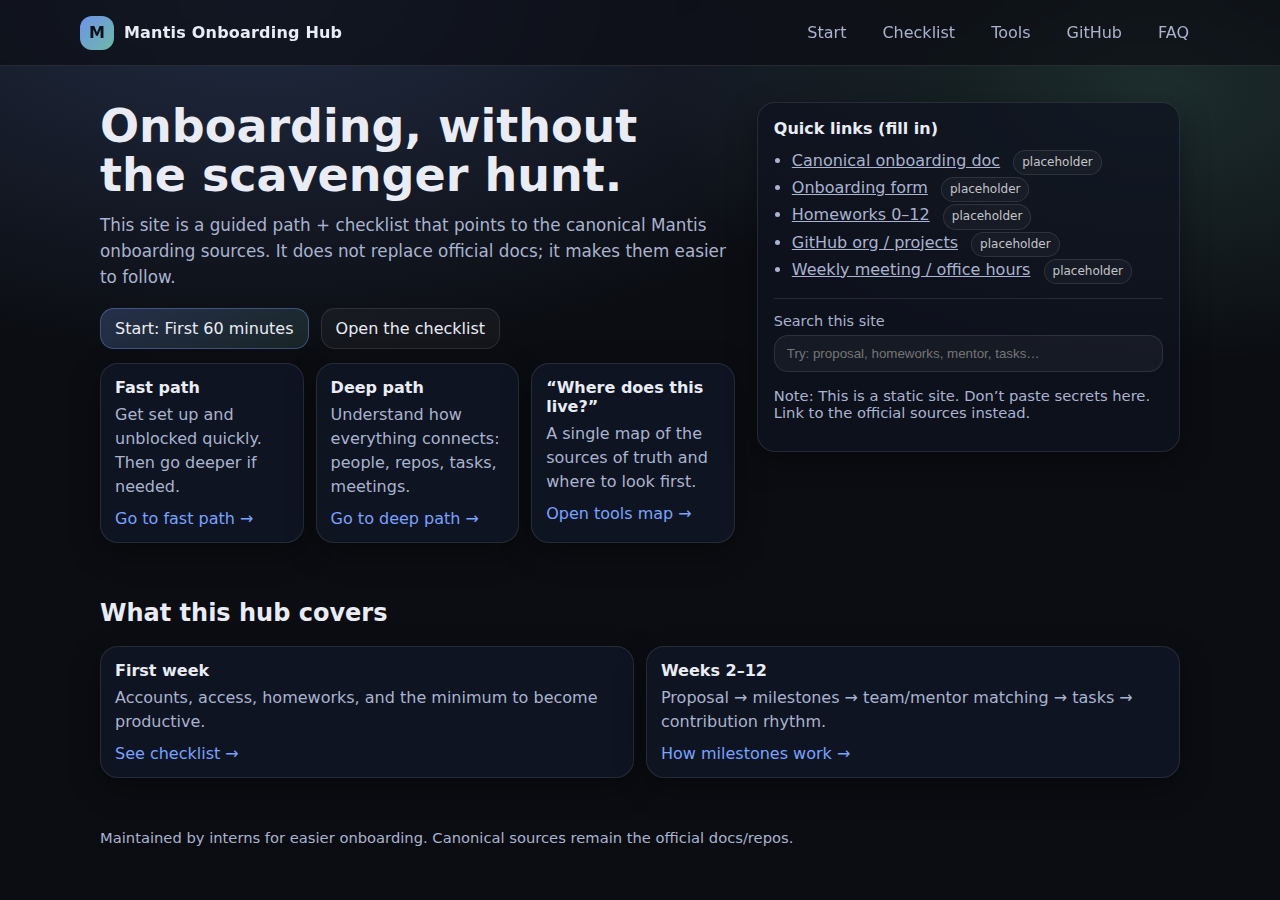
<file: index.html>
<!doctype html>
<html lang="en">
<head>
  <meta charset="utf-8" />
  <meta name="viewport" content="width=device-width,initial-scale=1" />
  <title>Mantis Onboarding Hub</title>
  <meta name="description" content="A lightweight onboarding hub that links to canonical Mantis docs and guides new contributors step-by-step." />
  <link rel="stylesheet" href="assets/css/styles.css" />
</head>
<body>
  <a class="skip-link" href="#main">Skip to content</a>

  <header class="topbar">
    <div class="container topbar__inner">
      <div class="brand">
        <span class="brand__mark">M</span>
        <span class="brand__name">Mantis Onboarding Hub</span>
      </div>
      <nav class="nav">
        <a class="nav__link" href="start.html">Start</a>
        <a class="nav__link" href="checklist.html">Checklist</a>
        <a class="nav__link" href="tools.html">Tools</a>
        <a class="nav__link" href="github.html">GitHub</a>
        <a class="nav__link" href="faq.html">FAQ</a>
      </nav>
    </div>
  </header>

  <main id="main" class="container">
    <section class="hero">
      <div class="hero__text">
        <h1>Onboarding, without the scavenger hunt.</h1>
        <p class="lead">
          This site is a guided path + checklist that points to the canonical Mantis onboarding sources.
          It does not replace official docs; it makes them easier to follow.
        </p>

        <div class="cta-row">
          <a class="btn btn--primary" href="start.html">Start: First 60 minutes</a>
          <a class="btn btn--secondary" href="checklist.html">Open the checklist</a>
        </div>

        <div class="callouts">
          <div class="card">
            <h3>Fast path</h3>
            <p>Get set up and unblocked quickly. Then go deeper if needed.</p>
            <a class="text-link" href="start.html#fast-path">Go to fast path →</a>
          </div>
          <div class="card">
            <h3>Deep path</h3>
            <p>Understand how everything connects: people, repos, tasks, meetings.</p>
            <a class="text-link" href="start.html#deep-path">Go to deep path →</a>
          </div>
          <div class="card">
            <h3>“Where does this live?”</h3>
            <p>A single map of the sources of truth and where to look first.</p>
            <a class="text-link" href="tools.html">Open tools map →</a>
          </div>
        </div>
      </div>

      <div class="hero__panel">
        <div class="panel">
          <h2 class="panel__title">Quick links (fill in)</h2>
          <ul class="list">
            <li><a href="#" target="_blank" rel="noopener">Canonical onboarding doc</a> <span class="tag">placeholder</span></li>
            <li><a href="#" target="_blank" rel="noopener">Onboarding form</a> <span class="tag">placeholder</span></li>
            <li><a href="#" target="_blank" rel="noopener">Homeworks 0–12</a> <span class="tag">placeholder</span></li>
            <li><a href="#" target="_blank" rel="noopener">GitHub org / projects</a> <span class="tag">placeholder</span></li>
            <li><a href="#" target="_blank" rel="noopener">Weekly meeting / office hours</a> <span class="tag">placeholder</span></li>
          </ul>

          <div class="divider"></div>

          <label class="search">
            <span class="search__label">Search this site</span>
            <input id="siteSearch" class="search__input" type="search" placeholder="Try: proposal, homeworks, mentor, tasks…" />
          </label>
          <div id="searchResults" class="search-results" aria-live="polite"></div>

          <p class="muted small">
            Note: This is a static site. Don’t paste secrets here. Link to the official sources instead.
          </p>
        </div>
      </div>
    </section>

    <section class="section">
      <h2>What this hub covers</h2>
      <div class="grid-2">
        <div class="card">
          <h3>First week</h3>
          <p>Accounts, access, homeworks, and the minimum to become productive.</p>
          <a class="text-link" href="checklist.html">See checklist →</a>
        </div>
        <div class="card">
          <h3>Weeks 2–12</h3>
          <p>Proposal → milestones → team/mentor matching → tasks → contribution rhythm.</p>
          <a class="text-link" href="faq.html#milestones">How milestones work →</a>
        </div>
      </div>
    </section>

    <footer class="footer">
      <p class="small muted">
        Maintained by interns for easier onboarding. Canonical sources remain the official docs/repos.
      </p>
    </footer>
  </main>

  <script src="assets/js/main.js"></script>
</body>
</html>
</file>
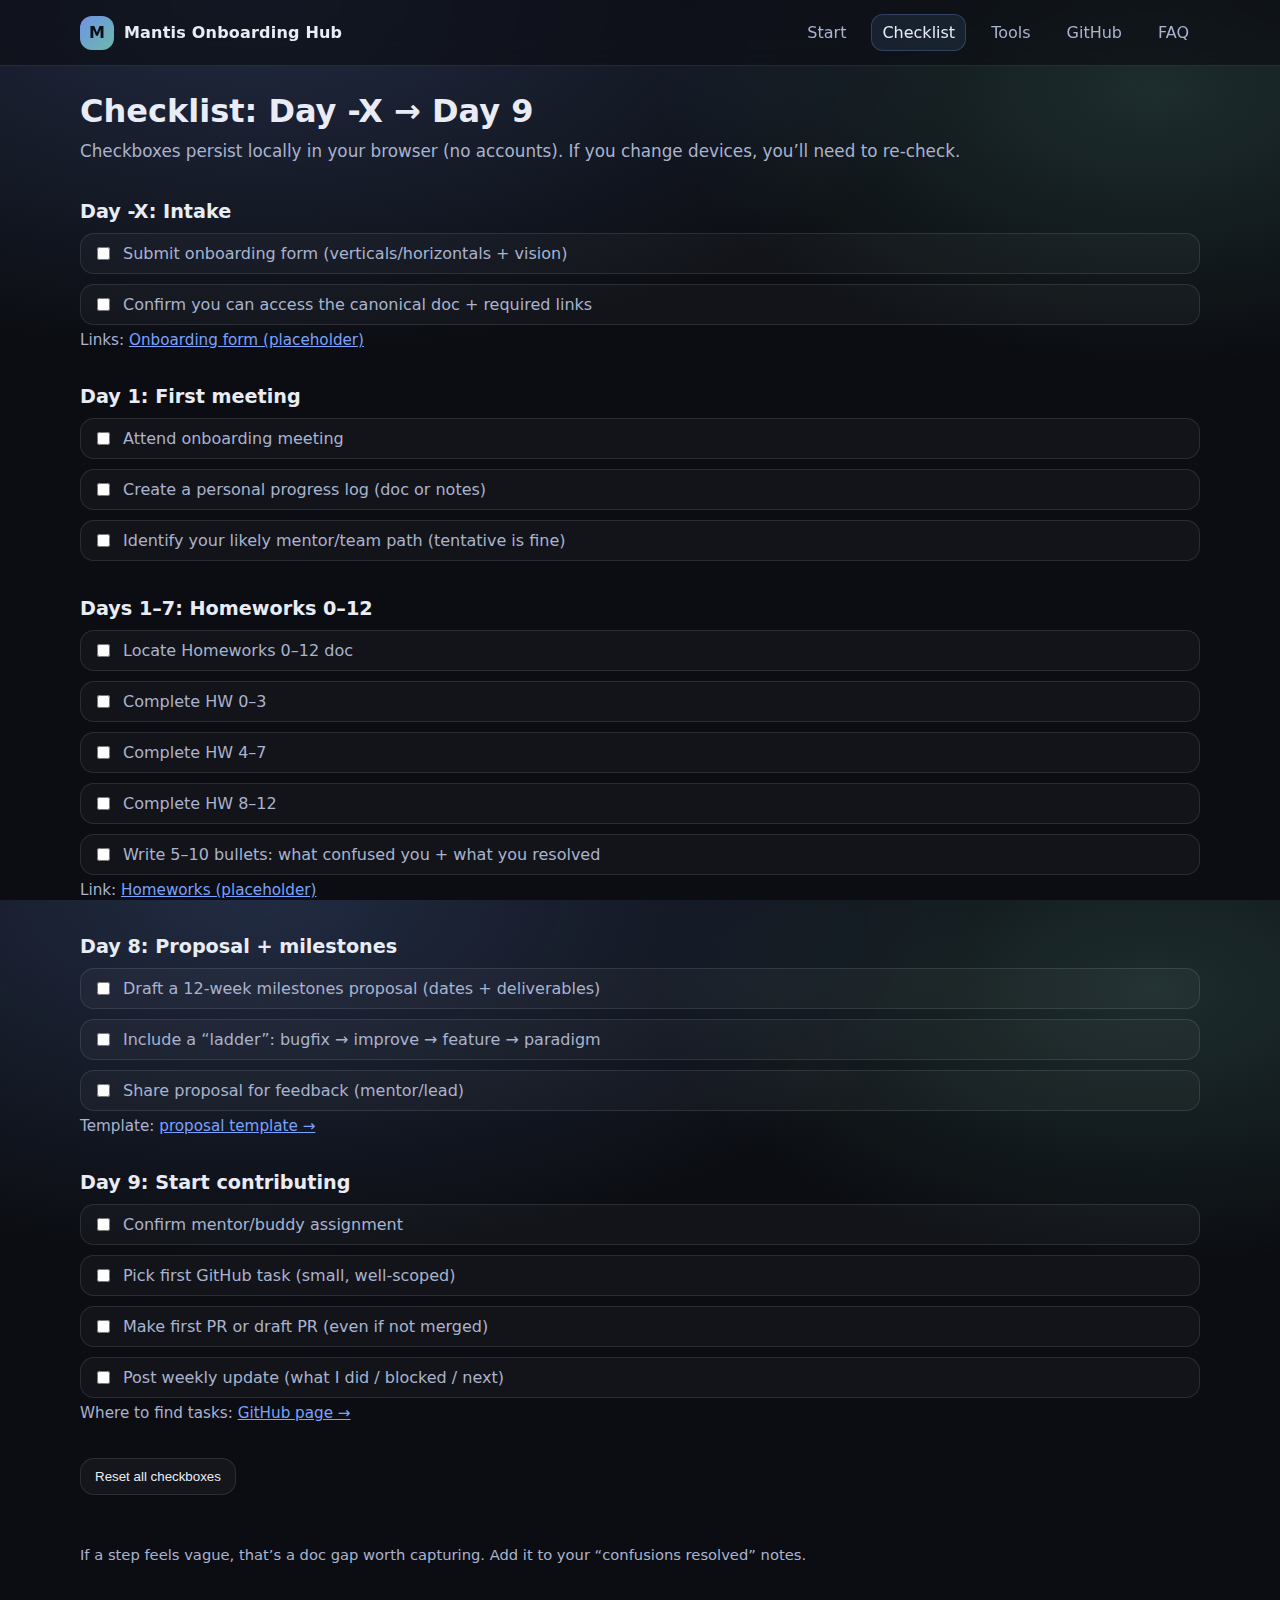
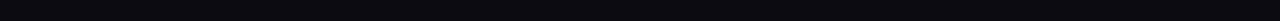
<file: checklist.html>
<!doctype html>
<html lang="en">
<head>
  <meta charset="utf-8" />
  <meta name="viewport" content="width=device-width,initial-scale=1" />
  <title>Checklist — Mantis Onboarding Hub</title>
  <link rel="stylesheet" href="assets/css/styles.css" />
</head>
<body>
  <header class="topbar">
    <div class="container topbar__inner">
      <div class="brand">
        <a class="brand__link" href="index.html">
          <span class="brand__mark">M</span><span class="brand__name">Mantis Onboarding Hub</span>
        </a>
      </div>
      <nav class="nav">
        <a class="nav__link" href="start.html">Start</a>
        <a class="nav__link nav__link--active" href="checklist.html">Checklist</a>
        <a class="nav__link" href="tools.html">Tools</a>
        <a class="nav__link" href="github.html">GitHub</a>
        <a class="nav__link" href="faq.html">FAQ</a>
      </nav>
    </div>
  </header>

  <main class="container page">
    <h1>Checklist: Day -X → Day 9</h1>
    <p class="lead">
      Checkboxes persist locally in your browser (no accounts). If you change devices, you’ll need to re-check.
    </p>

    <section class="section">
      <h2>Day -X: Intake</h2>
      <div class="checklist" data-checklist="day-x">
        <label class="check"><input type="checkbox"> Submit onboarding form (verticals/horizontals + vision)</label>
        <label class="check"><input type="checkbox"> Confirm you can access the canonical doc + required links</label>
      </div>
      <div class="hint">Links: <a href="#" target="_blank" rel="noopener">Onboarding form (placeholder)</a></div>
    </section>

    <section class="section">
      <h2>Day 1: First meeting</h2>
      <div class="checklist" data-checklist="day-1">
        <label class="check"><input type="checkbox"> Attend onboarding meeting</label>
        <label class="check"><input type="checkbox"> Create a personal progress log (doc or notes)</label>
        <label class="check"><input type="checkbox"> Identify your likely mentor/team path (tentative is fine)</label>
      </div>
    </section>

    <section class="section">
      <h2>Days 1–7: Homeworks 0–12</h2>
      <div class="checklist" data-checklist="homeworks">
        <label class="check"><input type="checkbox"> Locate Homeworks 0–12 doc</label>
        <label class="check"><input type="checkbox"> Complete HW 0–3</label>
        <label class="check"><input type="checkbox"> Complete HW 4–7</label>
        <label class="check"><input type="checkbox"> Complete HW 8–12</label>
        <label class="check"><input type="checkbox"> Write 5–10 bullets: what confused you + what you resolved</label>
      </div>
      <div class="hint">Link: <a href="#" target="_blank" rel="noopener">Homeworks (placeholder)</a></div>
    </section>

    <section class="section">
      <h2>Day 8: Proposal + milestones</h2>
      <div class="checklist" data-checklist="day-8">
        <label class="check"><input type="checkbox"> Draft a 12-week milestones proposal (dates + deliverables)</label>
        <label class="check"><input type="checkbox"> Include a “ladder”: bugfix → improve → feature → paradigm</label>
        <label class="check"><input type="checkbox"> Share proposal for feedback (mentor/lead)</label>
      </div>
      <div class="hint">Template: <a href="faq.html#proposal-template">proposal template →</a></div>
    </section>

    <section class="section">
      <h2>Day 9: Start contributing</h2>
      <div class="checklist" data-checklist="day-9">
        <label class="check"><input type="checkbox"> Confirm mentor/buddy assignment</label>
        <label class="check"><input type="checkbox"> Pick first GitHub task (small, well-scoped)</label>
        <label class="check"><input type="checkbox"> Make first PR or draft PR (even if not merged)</label>
        <label class="check"><input type="checkbox"> Post weekly update (what I did / blocked / next)</label>
      </div>
      <div class="hint">Where to find tasks: <a href="github.html">GitHub page →</a></div>
    </section>

    <section class="section">
      <button class="btn btn--secondary" id="resetChecklist">Reset all checkboxes</button>
    </section>

    <footer class="footer">
      <p class="small muted">If a step feels vague, that’s a doc gap worth capturing. Add it to your “confusions resolved” notes.</p>
    </footer>
  </main>

  <script src="assets/js/main.js"></script>
</body>
</html>
</file>
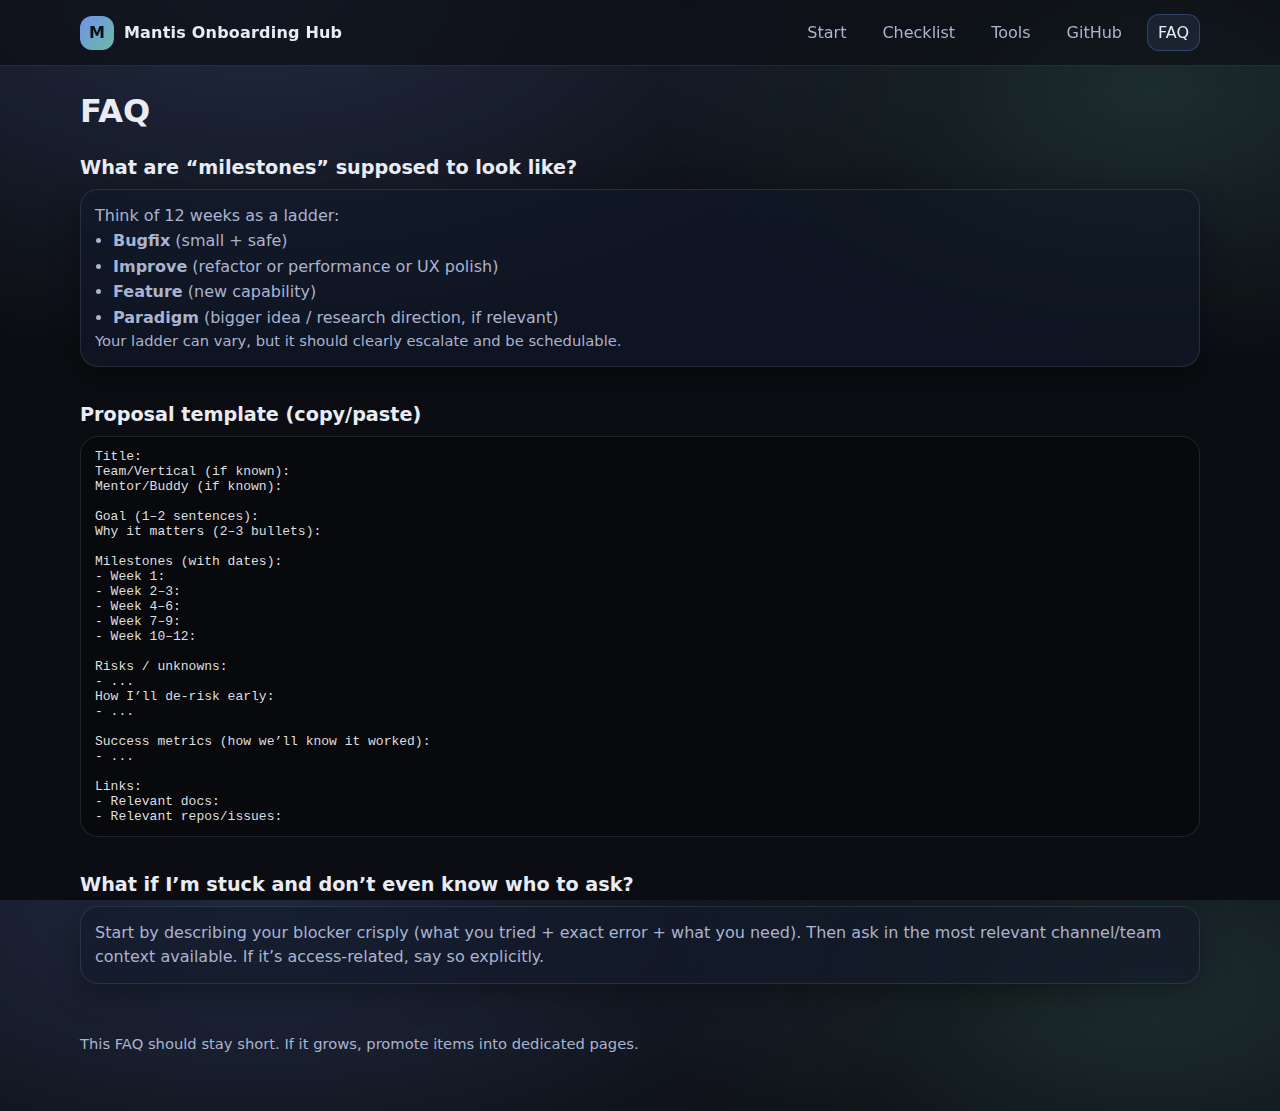
<file: faq.html>
<!doctype html>
<html lang="en">
<head>
  <meta charset="utf-8" />
  <meta name="viewport" content="width=device-width,initial-scale=1" />
  <title>FAQ — Mantis Onboarding Hub</title>
  <link rel="stylesheet" href="assets/css/styles.css" />
</head>
<body>
  <header class="topbar">
    <div class="container topbar__inner">
      <div class="brand">
        <a class="brand__link" href="index.html">
          <span class="brand__mark">M</span><span class="brand__name">Mantis Onboarding Hub</span>
        </a>
      </div>
      <nav class="nav">
        <a class="nav__link" href="start.html">Start</a>
        <a class="nav__link" href="checklist.html">Checklist</a>
        <a class="nav__link" href="tools.html">Tools</a>
        <a class="nav__link" href="github.html">GitHub</a>
        <a class="nav__link nav__link--active" href="faq.html">FAQ</a>
      </nav>
    </div>
  </header>

  <main class="container page">
    <h1>FAQ</h1>

    <section class="section" id="milestones">
      <h2>What are “milestones” supposed to look like?</h2>
      <div class="card">
        <p>Think of 12 weeks as a ladder:</p>
        <ul class="list">
          <li><strong>Bugfix</strong> (small + safe)</li>
          <li><strong>Improve</strong> (refactor or performance or UX polish)</li>
          <li><strong>Feature</strong> (new capability)</li>
          <li><strong>Paradigm</strong> (bigger idea / research direction, if relevant)</li>
        </ul>
        <p class="small muted">Your ladder can vary, but it should clearly escalate and be schedulable.</p>
      </div>
    </section>

    <section class="section" id="proposal-template">
      <h2>Proposal template (copy/paste)</h2>
      <pre class="codeblock"><code>Title:
Team/Vertical (if known):
Mentor/Buddy (if known):

Goal (1–2 sentences):
Why it matters (2–3 bullets):

Milestones (with dates):
- Week 1:
- Week 2–3:
- Week 4–6:
- Week 7–9:
- Week 10–12:

Risks / unknowns:
- ...
How I’ll de-risk early:
- ...

Success metrics (how we’ll know it worked):
- ...

Links:
- Relevant docs:
- Relevant repos/issues:</code></pre>
    </section>

    <section class="section">
      <h2>What if I’m stuck and don’t even know who to ask?</h2>
      <div class="card">
        <p>Start by describing your blocker crisply (what you tried + exact error + what you need). Then ask in the most relevant channel/team context available. If it’s access-related, say so explicitly.</p>
      </div>
    </section>

    <footer class="footer">
      <p class="small muted">This FAQ should stay short. If it grows, promote items into dedicated pages.</p>
    </footer>
  </main>
</body>
</html>
</file>
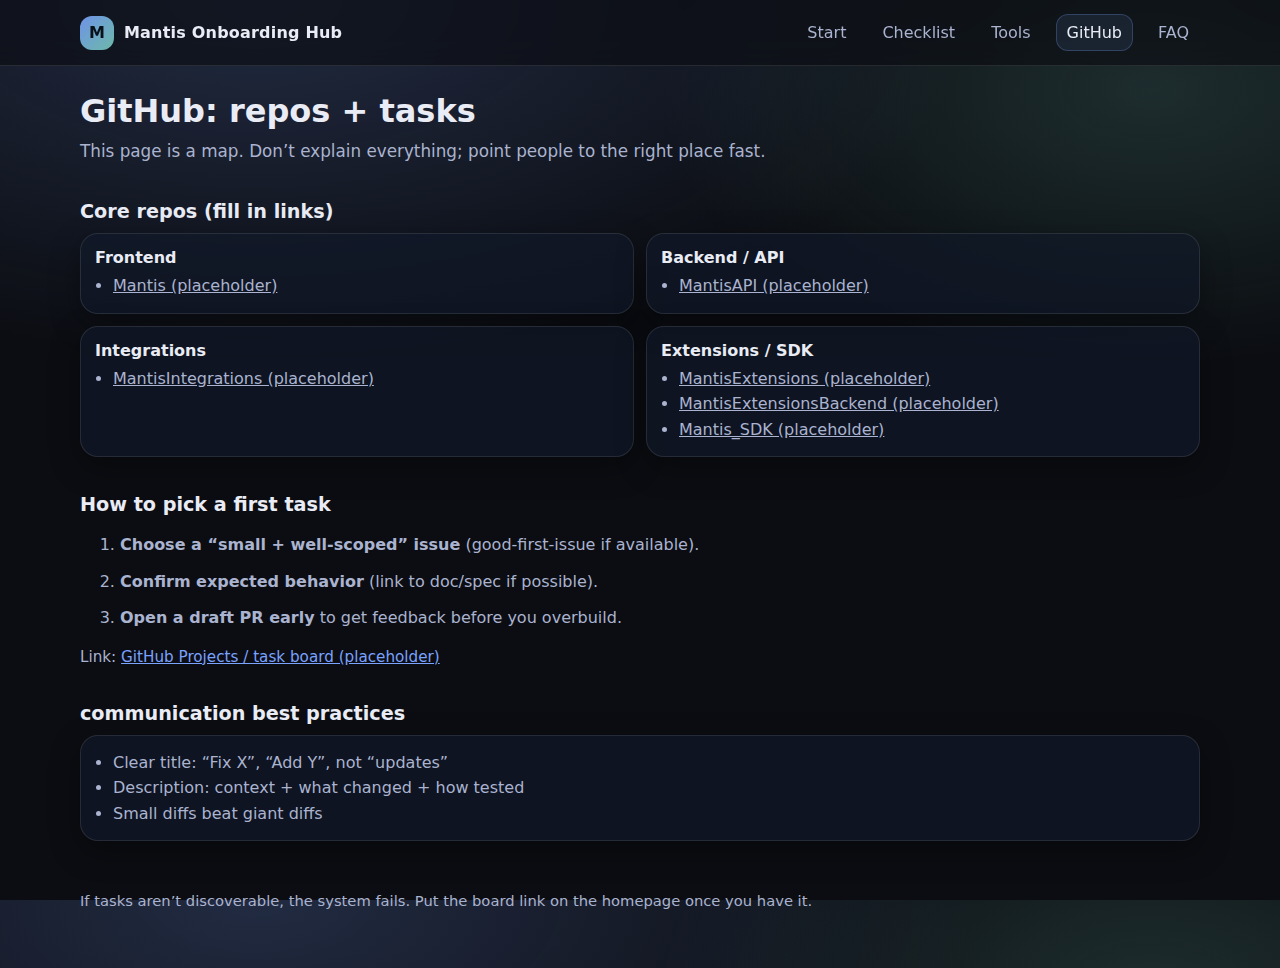
<file: github.html>
<!doctype html>
<html lang="en">
<head>
  <meta charset="utf-8" />
  <meta name="viewport" content="width=device-width,initial-scale=1" />
  <title>GitHub — Mantis Onboarding Hub</title>
  <link rel="stylesheet" href="assets/css/styles.css" />
</head>
<body>
  <header class="topbar">
    <div class="container topbar__inner">
      <div class="brand">
        <a class="brand__link" href="index.html">
          <span class="brand__mark">M</span><span class="brand__name">Mantis Onboarding Hub</span>
        </a>
      </div>
      <nav class="nav">
        <a class="nav__link" href="start.html">Start</a>
        <a class="nav__link" href="checklist.html">Checklist</a>
        <a class="nav__link" href="tools.html">Tools</a>
        <a class="nav__link nav__link--active" href="github.html">GitHub</a>
        <a class="nav__link" href="faq.html">FAQ</a>
      </nav>
    </div>
  </header>

  <main class="container page">
    <h1>GitHub: repos + tasks</h1>
    <p class="lead">This page is a map. Don’t explain everything; point people to the right place fast.</p>

    <section class="section">
      <h2>Core repos (fill in links)</h2>
      <div class="grid-2">
        <div class="card">
          <h3>Frontend</h3>
          <ul class="list">
            <li><a href="#" target="_blank" rel="noopener">Mantis (placeholder)</a></li>
          </ul>
        </div>
        <div class="card">
          <h3>Backend / API</h3>
          <ul class="list">
            <li><a href="#" target="_blank" rel="noopener">MantisAPI (placeholder)</a></li>
          </ul>
        </div>
        <div class="card">
          <h3>Integrations</h3>
          <ul class="list">
            <li><a href="#" target="_blank" rel="noopener">MantisIntegrations (placeholder)</a></li>
          </ul>
        </div>
        <div class="card">
          <h3>Extensions / SDK</h3>
          <ul class="list">
            <li><a href="#" target="_blank" rel="noopener">MantisExtensions (placeholder)</a></li>
            <li><a href="#" target="_blank" rel="noopener">MantisExtensionsBackend (placeholder)</a></li>
            <li><a href="#" target="_blank" rel="noopener">Mantis_SDK (placeholder)</a></li>
          </ul>
        </div>
      </div>
    </section>

    <section class="section">
      <h2>How to pick a first task</h2>
      <ol class="steps">
        <li><strong>Choose a “small + well-scoped” issue</strong> (good-first-issue if available).</li>
        <li><strong>Confirm expected behavior</strong> (link to doc/spec if possible).</li>
        <li><strong>Open a draft PR early</strong> to get feedback before you overbuild.</li>
      </ol>
      <div class="hint">Link: <a href="#" target="_blank" rel="noopener">GitHub Projects / task board (placeholder)</a></div>
    </section>

    <section class="section">
      <h2>communication best practices</h2>
      <div class="card">
        <ul class="list">
          <li>Clear title: “Fix X”, “Add Y”, not “updates”</li>
          <li>Description: context + what changed + how tested</li>
          <li>Small diffs beat giant diffs</li>
        </ul>
      </div>
    </section>

    <footer class="footer">
      <p class="small muted">If tasks aren’t discoverable, the system fails. Put the board link on the homepage once you have it.</p>
    </footer>
  </main>
</body>
</html>
</file>
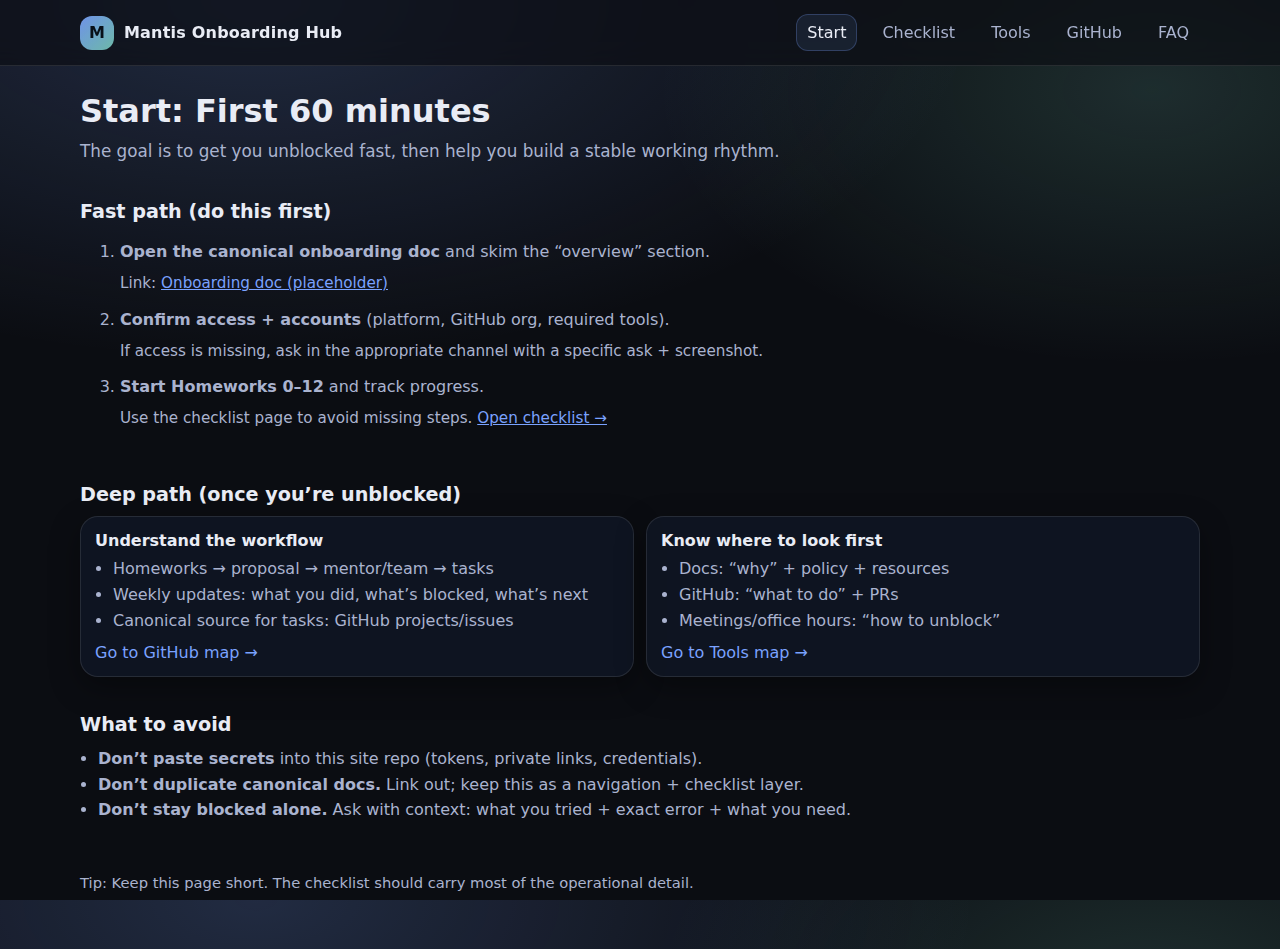
<file: start.html>
<!doctype html>
<html lang="en">
<head>
  <meta charset="utf-8" />
  <meta name="viewport" content="width=device-width,initial-scale=1" />
  <title>Start — Mantis Onboarding Hub</title>
  <link rel="stylesheet" href="assets/css/styles.css" />
</head>
<body>
  <header class="topbar">
    <div class="container topbar__inner">
      <div class="brand">
        <a class="brand__link" href="index.html">
          <span class="brand__mark">M</span><span class="brand__name">Mantis Onboarding Hub</span>
        </a>
      </div>
      <nav class="nav">
        <a class="nav__link nav__link--active" href="start.html">Start</a>
        <a class="nav__link" href="checklist.html">Checklist</a>
        <a class="nav__link" href="tools.html">Tools</a>
        <a class="nav__link" href="github.html">GitHub</a>
        <a class="nav__link" href="faq.html">FAQ</a>
      </nav>
    </div>
  </header>

  <main class="container page">
    <h1>Start: First 60 minutes</h1>
    <p class="lead">
      The goal is to get you unblocked fast, then help you build a stable working rhythm.
    </p>

    <section class="section" id="fast-path">
      <h2>Fast path (do this first)</h2>
      <ol class="steps">
        <li>
          <strong>Open the canonical onboarding doc</strong> and skim the “overview” section.
          <div class="hint">Link: <a href="#" target="_blank" rel="noopener">Onboarding doc (placeholder)</a></div>
        </li>
        <li>
          <strong>Confirm access + accounts</strong> (platform, GitHub org, required tools).
          <div class="hint">If access is missing, ask in the appropriate channel with a specific ask + screenshot.</div>
        </li>
        <li>
          <strong>Start Homeworks 0–12</strong> and track progress.
          <div class="hint">Use the checklist page to avoid missing steps. <a href="checklist.html">Open checklist →</a></div>
        </li>
      </ol>
    </section>

    <section class="section" id="deep-path">
      <h2>Deep path (once you’re unblocked)</h2>
      <div class="grid-2">
        <div class="card">
          <h3>Understand the workflow</h3>
          <ul class="list">
            <li>Homeworks → proposal → mentor/team → tasks</li>
            <li>Weekly updates: what you did, what’s blocked, what’s next</li>
            <li>Canonical source for tasks: GitHub projects/issues</li>
          </ul>
          <a class="text-link" href="github.html">Go to GitHub map →</a>
        </div>
        <div class="card">
          <h3>Know where to look first</h3>
          <ul class="list">
            <li>Docs: “why” + policy + resources</li>
            <li>GitHub: “what to do” + PRs</li>
            <li>Meetings/office hours: “how to unblock”</li>
          </ul>
          <a class="text-link" href="tools.html">Go to Tools map →</a>
        </div>
      </div>
    </section>

    <section class="section">
      <h2>What to avoid</h2>
      <ul class="list">
        <li><strong>Don’t paste secrets</strong> into this site repo (tokens, private links, credentials).</li>
        <li><strong>Don’t duplicate canonical docs.</strong> Link out; keep this as a navigation + checklist layer.</li>
        <li><strong>Don’t stay blocked alone.</strong> Ask with context: what you tried + exact error + what you need.</li>
      </ul>
    </section>

    <footer class="footer">
      <p class="small muted">
        Tip: Keep this page short. The checklist should carry most of the operational detail.
      </p>
    </footer>
  </main>
</body>
</html>
</file>
<file: assets/css/styles.css>
:root{
  --bg:#0b0d12;
  --panel:#0f1320;
  --card:#11182a;
  --text:#e9ecf5;
  --muted:#aab3cf;
  --border:rgba(255,255,255,.10);
  --accent:#7aa2ff;
  --accent2:#8cf0d6;
  --shadow: 0 10px 30px rgba(0,0,0,.35);
  --radius: 18px;
  --max: 1120px;
  --font: ui-sans-serif, system-ui, -apple-system, Segoe UI, Roboto, Helvetica, Arial, "Apple Color Emoji","Segoe UI Emoji";
}

*{box-sizing:border-box}
html,body{height:100%}
body{
  margin:0;
  font-family:var(--font);
  color:var(--text);
  background: radial-gradient(1200px 600px at 20% 0%, rgba(122,162,255,.20), transparent 60%),
              radial-gradient(900px 500px at 90% 10%, rgba(140,240,214,.14), transparent 55%),
              var(--bg);
}

a{color:inherit}
.container{max-width:var(--max); margin:0 auto; padding:0 20px}
.skip-link{position:absolute; left:-999px; top:auto; width:1px; height:1px; overflow:hidden}
.skip-link:focus{left:20px; top:20px; width:auto; height:auto; padding:10px 12px; background:var(--card); border:1px solid var(--border); border-radius:12px}

.topbar{
  position:sticky; top:0; z-index:10;
  background: rgba(11,13,18,.65);
  backdrop-filter: blur(10px);
  border-bottom: 1px solid var(--border);
}
.topbar__inner{display:flex; align-items:center; justify-content:space-between; padding:14px 0}

.brand{display:flex; align-items:center; gap:10px}
.brand__link{display:flex; align-items:center; gap:10px; text-decoration:none}
.brand__mark{
  width:34px; height:34px; border-radius:12px;
  display:grid; place-items:center;
  background: linear-gradient(135deg, rgba(122,162,255,.9), rgba(140,240,214,.75));
  color:#081018; font-weight:800;
}
.brand__name{font-weight:700; letter-spacing:.2px}

.nav{display:flex; gap:14px; flex-wrap:wrap; justify-content:flex-end}
.nav__link{
  text-decoration:none;
  padding:8px 10px;
  border-radius:12px;
  color:var(--muted);
  border: 1px solid transparent;
}
.nav__link:hover{color:var(--text); border-color:var(--border); background:rgba(255,255,255,.03)}
.nav__link--active{color:var(--text); background:rgba(122,162,255,.10); border-color:rgba(122,162,255,.25)}

.hero{display:grid; grid-template-columns: 1.2fr .8fr; gap:22px; padding:36px 0 18px}
.hero__text h1{font-size: clamp(30px, 4vw, 46px); line-height:1.06; margin:0 0 12px}
.lead{color:var(--muted); font-size: 1.05rem; line-height:1.55; margin:0 0 18px}

.cta-row{display:flex; gap:12px; flex-wrap:wrap; margin:18px 0 14px}
.btn{
  display:inline-flex; align-items:center; justify-content:center;
  padding:10px 14px;
  border-radius: 14px;
  text-decoration:none;
  border: 1px solid var(--border);
  background: rgba(255,255,255,.04);
  color: var(--text);
  box-shadow: none;
}
.btn--primary{
  border-color: rgba(122,162,255,.35);
  background: linear-gradient(135deg, rgba(122,162,255,.22), rgba(140,240,214,.10));
}
.btn--primary:hover{filter: brightness(1.1)}
.btn--secondary:hover{background: rgba(255,255,255,.06)}

.callouts{display:grid; grid-template-columns: repeat(3, 1fr); gap:12px; margin-top:14px}
.card{
  background: rgba(17,24,42,.65);
  border: 1px solid var(--border);
  border-radius: var(--radius);
  padding: 14px 14px;
  box-shadow: var(--shadow);
}
.card h3{margin:0 0 6px; font-size:1rem}
.card p{margin:0; color:var(--muted); line-height:1.5}
.text-link{display:inline-block; margin-top:10px; color:var(--accent); text-decoration:none}
.text-link:hover{text-decoration:underline}

.panel{
  background: rgba(15,19,32,.75);
  border: 1px solid var(--border);
  border-radius: var(--radius);
  padding: 16px;
  box-shadow: var(--shadow);
}
.panel__title{margin:0 0 10px; font-size:1rem}

.list{margin:0; padding-left:18px; color:var(--muted); line-height:1.6}
.tag{
  display:inline-block;
  margin-left:8px;
  font-size:.75rem;
  color: rgba(255,255,255,.75);
  padding:2px 8px;
  border-radius: 999px;
  border: 1px solid var(--border);
  background: rgba(255,255,255,.03);
}

.divider{height:1px; background:var(--border); margin:14px 0}

.search__label{display:block; color:var(--muted); font-size:.9rem; margin-bottom:6px}
.search__input{
  width:100%;
  padding:10px 12px;
  border-radius: 14px;
  border: 1px solid var(--border);
  background: rgba(255,255,255,.04);
  color: var(--text);
  outline:none;
}
.search__input:focus{border-color: rgba(122,162,255,.45); box-shadow: 0 0 0 3px rgba(122,162,255,.12)}

.search-results{margin-top:10px}
.search-results a{display:block; padding:8px 10px; border-radius: 12px; text-decoration:none; border:1px solid transparent; color:var(--text)}
.search-results a:hover{background:rgba(255,255,255,.04); border-color:var(--border)}
.small{font-size:.92rem}
.muted{color:var(--muted)}

.section{padding:18px 0}
.grid-2{display:grid; grid-template-columns: 1fr 1fr; gap:12px}

.page{padding:26px 0 18px}
.page h1{margin:0 0 8px}
.page h2{margin:0 0 10px; font-size:1.2rem}

.steps{color:var(--muted); line-height:1.65}
.steps li{margin:10px 0}
.hint{margin-top:6px; color:var(--muted); font-size:.95rem}
.hint a{color:var(--accent)}

.checklist{display:grid; gap:10px; margin-top:10px}
.check{
  display:flex; gap:10px; align-items:flex-start;
  color:var(--muted);
  background: rgba(255,255,255,.03);
  border:1px solid var(--border);
  border-radius: 14px;
  padding:10px 12px;
}
.check input{margin-top:3px}

.codeblock{
  margin:0;
  padding:12px 14px;
  border-radius: var(--radius);
  border:1px solid var(--border);
  background: rgba(0,0,0,.25);
  overflow:auto;
  color: rgba(255,255,255,.88);
}
.footer{padding:18px 0 26px}

@media (max-width: 960px){
  .hero{grid-template-columns: 1fr; padding-top:24px}
  .callouts{grid-template-columns: 1fr}
  .grid-2{grid-template-columns: 1fr}
}
</file>
